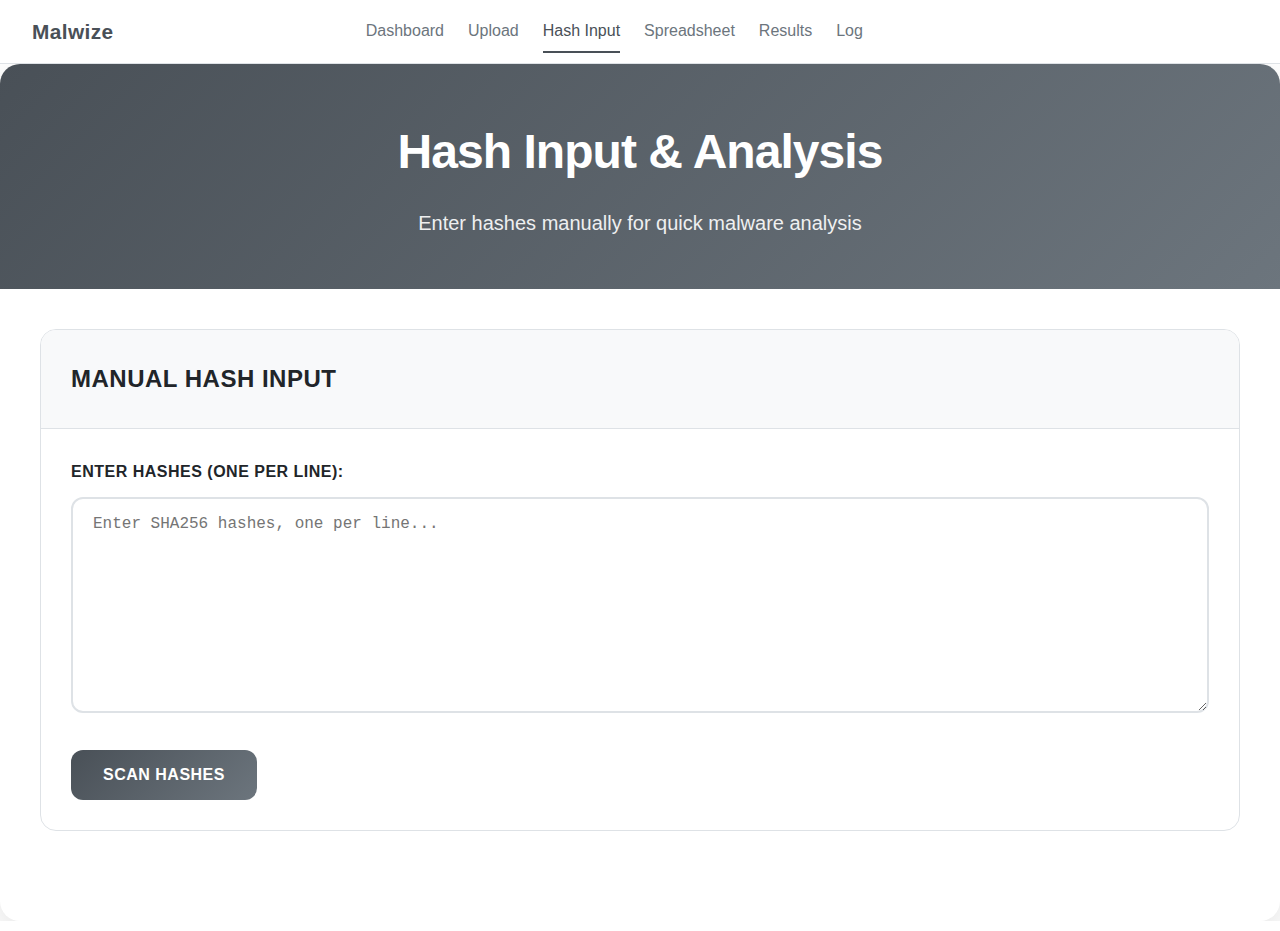
<file: pages/hash_input.html>
<!DOCTYPE html>
<html lang="en">
<head>
    <meta charset="UTF-8">
    <meta name="viewport" content="width=device-width, initial-scale=1.0">
    <title>Hash Input - Malwize</title>
    <link rel="stylesheet" href="style.css">
</head>
<body>
    <nav class="navbar">
        <div class="navbar-left">
            <span class="navbar-title">Malwize</span>
        </div>
        <div class="navbar-center">
            <a href="index.html" class="nav-link">Dashboard</a>
            <a href="upload.html" class="nav-link">Upload</a>
            <a href="hash_input.html" class="nav-link active">Hash Input</a>
            <a href="spreadsheet.html" class="nav-link">Spreadsheet</a>
            <a href="results.html" class="nav-link">Results</a>
            <a href="log.html" class="nav-link">Log</a>
        </div>
        <div class="navbar-right">
            <button class="theme-toggle" onclick="toggleTheme()">Toggle Theme</button>
        </div>
    </nav>
    <div class="container">
        <div class="header">
            <h1>Hash Input & Analysis</h1>
            <p>Enter hashes manually for quick malware analysis</p>
        </div>
        <div class="content">
                <div class="api-section">
                    <div class="section-header">Manual Hash Input</div>
                    <div class="section-content">
                        <div class="form-group">
                            <label for="hashInput">Enter Hashes (one per line):</label>
                            <textarea id="hashInput" class="form-control" rows="10" placeholder="Enter SHA256 hashes, one per line..."></textarea>
                        </div>
                        <button class="btn" onclick="scanHashes()">Scan Hashes</button>
                </div>
            </div>

            <div class="results-section" id="resultsSection" style="display: none;">
                <h2>Analysis Results</h2>
                <div id="resultsContent"></div>
                        </div>
                        </div>
                    </div>
    <script src="script.js?v=1.3"></script>
</body>
</html>
</file>
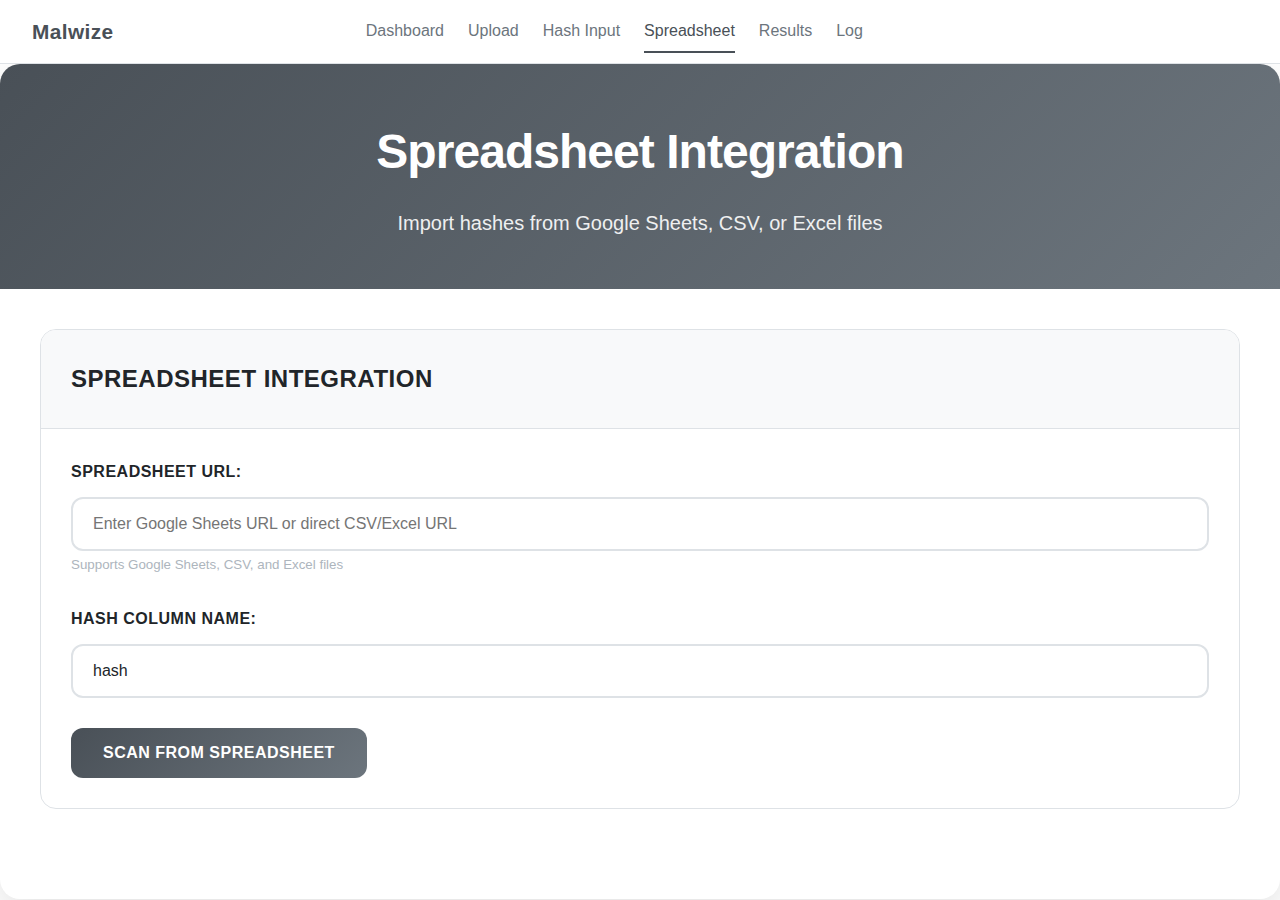
<file: pages/spreadsheet.html>
<!DOCTYPE html>
<html lang="en">
<head>
    <meta charset="UTF-8">
    <meta name="viewport" content="width=device-width, initial-scale=1.0">
    <title>Spreadsheet Integration - Malwize</title>
    <link rel="stylesheet" href="style.css">
</head>
<body>
    <nav class="navbar">
        <div class="navbar-left">
            <span class="navbar-title">Malwize</span>
        </div>
        <div class="navbar-center">
            <a href="index.html" class="nav-link">Dashboard</a>
            <a href="upload.html" class="nav-link">Upload</a>
            <a href="hash_input.html" class="nav-link">Hash Input</a>
            <a href="spreadsheet.html" class="nav-link active">Spreadsheet</a>
            <a href="results.html" class="nav-link">Results</a>
            <a href="log.html" class="nav-link">Log</a>
        </div>
        <div class="navbar-right">
            <button class="theme-toggle" onclick="toggleTheme()">Toggle Theme</button>
        </div>
    </nav>
    <div class="container">
        <div class="header">
            <h1>Spreadsheet Integration</h1>
            <p>Import hashes from Google Sheets, CSV, or Excel files</p>
        </div>
        <div class="content">
                <div class="api-section">
                    <div class="section-header">Spreadsheet Integration</div>
                    <div class="section-content">
                        <div class="form-group">
                            <label for="spreadsheetUrl">Spreadsheet URL:</label>
                            <input type="text" id="spreadsheetUrl" class="form-control" placeholder="Enter Google Sheets URL or direct CSV/Excel URL">
                            <small style="color: var(--text-muted);">Supports Google Sheets, CSV, and Excel files</small>
                        </div>
                        <div class="form-group">
                            <label for="spreadsheetColumn">Hash Column Name:</label>
                            <input type="text" id="spreadsheetColumn" class="form-control" value="hash" placeholder="Enter column name containing hashes">
                        </div>
                        <button class="btn" onclick="scanFromSpreadsheet()">Scan from Spreadsheet</button>
                </div>
            </div>

            <div class="results-section" id="resultsSection" style="display: none;">
                <h2>Analysis Results</h2>
                <div id="resultsContent"></div>
                            </div>
                        </div>
                                </div>
    <script src="script.js?v=1.3"></script>
    <script>
        // Spreadsheet scanning functionality
        function scanFromSpreadsheet() {
            const url = document.getElementById('spreadsheetUrl').value;
            const column = document.getElementById('spreadsheetColumn').value;
            
            if (!url) {
                showNotification('Please provide a spreadsheet URL', 'warning');
                return;
            }
            
            showNotification('Scanning from spreadsheet...', 'info');
            log('info', `Scanning from spreadsheet: ${url}`);
            
            // Simulate scanning process
            setTimeout(() => {
                showNotification('Spreadsheet scan completed!', 'success');
                log('success', 'Spreadsheet scan completed');
            }, 2000);
        }
    </script>
</body>
</html>
</file>
<file: pages/style.css>
/* Enhanced Malwize CSS - Fixed and Complete */
:root {
    /* Light Mode Colors */
    --bg-primary: #ffffff;
    --bg-secondary: #f8f9fa;
    --bg-tertiary: #e9ecef;
    --text-primary: #212529;
    --text-secondary: #6c757d;
    --text-muted: #adb5bd;
    --border-color: #dee2e6;
    --border-hover: #ced4da;
    --accent-color: #495057;
    --accent-hover: #343a40;
    --success-color: #198754;
    --error-color: #dc3545;
    --warning-color: #ffc107;
    --info-color: #0dcaf0;
    --shadow-light: rgba(0, 0, 0, 0.08);
    --shadow-medium: rgba(0, 0, 0, 0.12);
    --shadow-heavy: rgba(0, 0, 0, 0.16);
    --gradient-primary: linear-gradient(135deg, #495057 0%, #6c757d 100%);
    --gradient-secondary: linear-gradient(135deg, #6c757d 0%, #adb5bd 100%);
    --transition-fast: 0.2s ease;
    --transition-medium: 0.3s ease;
    --transition-slow: 0.5s ease;
}

[data-theme="dark"] {
    /* Dark Mode Colors */
    --bg-primary: #1a1a1a;
    --bg-secondary: #2d2d2d;
    --bg-tertiary: #404040;
    --text-primary: #ffffff;
    --text-secondary: #b0b0b0;
    --text-muted: #808080;
    --border-color: #404040;
    --border-hover: #505050;
    --accent-color: #e9ecef;
    --accent-hover: #ffffff;
    --success-color: #20c997;
    --error-color: #ff6b6b;
    --warning-color: #ffd93d;
    --info-color: #4ecdc4;
    --shadow-light: rgba(0, 0, 0, 0.3);
    --shadow-medium: rgba(0, 0, 0, 0.4);
    --shadow-heavy: rgba(0, 0, 0, 0.5);
    --gradient-primary: linear-gradient(135deg, #e9ecef 0%, #adb5bd 100%);
    --gradient-secondary: linear-gradient(135deg, #adb5bd 0%, #6c757d 100%);
}

* {
    margin: 0;
    padding: 0;
    box-sizing: border-box;
}

html, body {
    font-family: 'Inter', -apple-system, BlinkMacSystemFont, 'Segoe UI', Roboto, sans-serif;
    background: var(--bg-primary);
    color: var(--text-primary);
    min-height: 100vh;
    transition: background-color var(--transition-medium), color var(--transition-medium);
    font-size: 16px;
    line-height: 1.6;
}

.container {
    max-width: 1400px;
    margin: 0 auto;
    background: var(--bg-primary);
    border-radius: 20px;
    box-shadow: 0 12px 40px var(--shadow-medium);
    overflow: hidden;
    transition: all var(--transition-medium);
}

.header {
    background: var(--gradient-primary);
    color: var(--bg-primary);
    padding: 50px 40px;
    text-align: center;
    position: relative;
}

.header h1 {
    font-size: 3rem;
    font-weight: 700;
    margin-bottom: 16px;
    letter-spacing: -0.02em;
}

.header p {
    font-size: 1.25rem;
    opacity: 0.9;
    font-weight: 400;
    max-width: 600px;
    margin: 0 auto;
}

/* Navigation Bar */
.navbar {
    width: 100%;
    background: var(--bg-primary);
    border-bottom: 1px solid var(--border-color);
    display: flex;
    align-items: center;
    justify-content: space-between;
    padding: 0 32px;
    height: 64px;
    position: sticky;
    top: 0;
    z-index: 1000;
    transition: background var(--transition-medium), border-color var(--transition-medium);
}

.navbar-title {
    font-weight: 700;
    font-size: 1.3rem;
    letter-spacing: 0.02em;
    color: var(--accent-color);
}

.navbar-center {
    display: flex;
    gap: 24px;
}

.nav-link {
    text-decoration: none;
    color: var(--text-secondary);
    font-weight: 500;
    font-size: 1rem;
    padding: 8px 0;
    border-bottom: 2px solid transparent;
    transition: color var(--transition-fast), border-color var(--transition-fast);
}

.nav-link.active, .nav-link:hover {
    color: var(--accent-color);
    border-bottom: 2px solid var(--accent-color);
}

.theme-toggle {
    background: rgba(255, 255, 255, 0.15);
    border: 1px solid rgba(255, 255, 255, 0.25);
    color: var(--bg-primary);
    padding: 12px 20px;
    border-radius: 12px;
    cursor: pointer;
    font-size: 14px;
    font-weight: 600;
    transition: all var(--transition-fast);
    backdrop-filter: blur(10px);
    text-transform: uppercase;
    letter-spacing: 0.5px;
}

.theme-toggle:hover {
    background: rgba(255, 255, 255, 0.25);
    transform: translateY(-2px);
    box-shadow: 0 8px 25px rgba(0, 0, 0, 0.2);
}

.content {
    padding: 40px;
}

/* API Section Styles */
.api-section {
    margin-bottom: 50px;
    border: 1px solid var(--border-color);
    border-radius: 16px;
    overflow: hidden;
    background: var(--bg-primary);
    transition: all var(--transition-medium);
}

.api-section:hover {
    box-shadow: 0 8px 30px var(--shadow-light);
    transform: translateY(-3px);
}

.section-header {
    background: var(--bg-secondary);
    padding: 30px;
    border-bottom: 1px solid var(--border-color);
    font-size: 1.5rem;
    font-weight: 700;
    color: var(--text-primary);
    transition: all var(--transition-medium);
    text-transform: uppercase;
    letter-spacing: 0.5px;
}

.section-content {
    padding: 30px;
}

/* Form Styles */
.form-group {
    margin-bottom: 30px;
}

.form-group label {
    display: block;
    margin-bottom: 12px;
    font-weight: 600;
    color: var(--text-primary);
    font-size: 16px;
    text-transform: uppercase;
    letter-spacing: 0.5px;
}

.form-control, textarea {
    width: 100%;
    padding: 16px 20px;
    border: 2px solid var(--border-color);
    border-radius: 12px;
    font-size: 16px;
    background: var(--bg-primary);
    color: var(--text-primary);
    transition: all var(--transition-fast);
}

.form-control:focus, textarea:focus {
    outline: none;
    border-color: var(--accent-color);
    box-shadow: 0 0 0 4px rgba(73, 80, 87, 0.1);
}

/* Button Styles */
.btn {
    background: var(--gradient-primary);
    color: var(--bg-primary);
    border: none;
    padding: 16px 32px;
    border-radius: 12px;
    cursor: pointer;
    font-size: 16px;
    font-weight: 600;
    transition: all var(--transition-fast);
    text-transform: uppercase;
    letter-spacing: 0.5px;
    margin-right: 10px;
}

.btn:hover {
    transform: translateY(-3px);
    box-shadow: 0 12px 35px var(--shadow-medium);
}

.btn:active {
    transform: translateY(-1px);
}

.btn:disabled {
    opacity: 0.6;
    cursor: not-allowed;
    transform: none;
}

.btn-secondary {
    background: var(--gradient-secondary);
}

.btn-success {
    background: linear-gradient(135deg, var(--success-color) 0%, #20c997 100%);
}

.btn-danger {
    background: linear-gradient(135deg, var(--error-color) 0%, #ff6b6b 100%);
}

/* File Upload Styles */
.file-upload {
    border: 3px dashed var(--border-color);
    border-radius: 16px;
    padding: 80px 40px;
    text-align: center;
    transition: all var(--transition-medium);
    cursor: pointer;
    background: var(--bg-secondary);
}

.file-upload:hover {
    border-color: var(--accent-color);
    background: var(--bg-tertiary);
    transform: translateY(-3px);
}

.file-upload.dragover {
    border-color: var(--accent-color);
    background: var(--bg-tertiary);
    transform: scale(1.02);
}

/* Progress Bar */
.progress-bar {
    width: 100%;
    height: 12px;
    background: var(--bg-tertiary);
    border-radius: 6px;
    overflow: hidden;
    margin: 20px 0;
}

.progress-fill {
    height: 100%;
    background: var(--gradient-primary);
    width: 0%;
    transition: width var(--transition-medium);
}

.progress-bar-small {
    width: 100%;
    height: 8px;
    background: var(--bg-tertiary);
    border-radius: 4px;
    overflow: hidden;
    margin: 12px 0;
}

.progress-fill-small {
    height: 100%;
    background: var(--gradient-primary);
    transition: width var(--transition-medium);
}

/* Sample Data Styles */
.sample-data {
    background: var(--bg-secondary);
    border: 1px solid var(--border-color);
    border-radius: 16px;
    padding: 25px;
    margin-bottom: 30px;
}

.sample-data h4 {
    margin-bottom: 20px;
    color: var(--text-primary);
    font-weight: 700;
    font-size: 1.25rem;
}

.sample-hash {
    font-family: 'SF Mono', 'Monaco', 'Inconsolata', 'Roboto Mono', monospace;
    background: var(--bg-tertiary);
    color: var(--text-primary);
    padding: 16px;
    border-radius: 8px;
    margin: 12px 0;
    word-break: break-all;
    border: 1px solid var(--border-color);
    font-size: 14px;
}

/* API Status Styles */
.api-status {
    display: grid;
    grid-template-columns: repeat(auto-fit, minmax(250px, 1fr));
    gap: 25px;
    margin-bottom: 40px;
}

.status-card {
    background: var(--bg-primary);
    border: 1px solid var(--border-color);
    border-radius: 16px;
    padding: 25px;
    text-align: center;
    transition: all var(--transition-medium);
}

.status-card:hover {
    transform: translateY(-3px);
    box-shadow: 0 8px 30px var(--shadow-light);
}

.status-card.active {
    border-color: var(--success-color);
    background: var(--bg-secondary);
}

.status-card.inactive {
    border-color: var(--error-color);
    background: var(--bg-secondary);
}

.status-icon {
    font-size: 2.5rem;
    margin-bottom: 16px;
    font-weight: 300;
}

.status-icon.success {
    color: var(--success-color);
}

.status-icon.error {
    color: var(--error-color);
}

.status-icon.warning {
    color: var(--warning-color);
}

/* Log Section */
.log-section {
    background: var(--bg-secondary);
    color: var(--text-primary);
    padding: 30px;
    border-radius: 16px;
    font-family: 'SF Mono', 'Monaco', 'Inconsolata', 'Roboto Mono', monospace;
    font-size: 14px;
    max-height: 400px;
    overflow-y: auto;
    margin-top: 25px;
    border: 1px solid var(--border-color);
}

.log-entry {
    margin-bottom: 12px;
    padding: 12px 16px;
    border-radius: 8px;
    transition: all var(--transition-fast);
}

.log-entry:hover {
    background: var(--bg-tertiary);
}

.log-info {
    background: rgba(13, 202, 240, 0.1);
    border-left: 4px solid var(--info-color);
}

.log-success {
    background: rgba(32, 201, 151, 0.1);
    border-left: 4px solid var(--success-color);
}

.log-error {
    background: rgba(255, 107, 107, 0.1);
    border-left: 4px solid var(--error-color);
}

.log-warning {
    background: rgba(255, 217, 61, 0.1);
    border-left: 4px solid var(--warning-color);
}

/* Results and Analytics */
.results-header {
    display: flex;
    justify-content: space-between;
    align-items: center;
    margin-bottom: 30px;
    flex-wrap: wrap;
    gap: 20px;
}

.results-header h3 {
    font-size: 2rem;
    font-weight: 700;
    color: var(--text-primary);
}

.analytics-grid {
    display: grid;
    grid-template-columns: repeat(auto-fit, minmax(450px, 1fr));
    gap: 35px;
    margin-bottom: 40px;
}

.analytics-card {
    background: var(--bg-primary);
    border: 1px solid var(--border-color);
    border-radius: 16px;
    padding: 35px;
    box-shadow: 0 8px 30px var(--shadow-light);
    transition: all var(--transition-medium);
    min-height: 500px;
}

.analytics-card:hover {
    transform: translateY(-5px);
    box-shadow: 0 15px 40px var(--shadow-medium);
}

.analytics-card h4 {
    margin: 0 0 25px 0;
    color: var(--text-primary);
    font-size: 1.25rem;
    font-weight: 700;
    text-transform: uppercase;
    letter-spacing: 0.5px;
}

/* Results Table */
.results-table {
    width: 100%;
    border-collapse: collapse;
    background: var(--bg-primary);
    border-radius: 16px;
    overflow: hidden;
    box-shadow: 0 8px 30px var(--shadow-light);
    transition: all var(--transition-medium);
}

.results-table th,
.results-table td {
    padding: 20px;
    text-align: left;
    border-bottom: 1px solid var(--border-color);
    transition: all var(--transition-fast);
}

.results-table th {
    background: var(--bg-secondary);
    font-weight: 700;
    color: var(--text-primary);
    text-transform: uppercase;
    letter-spacing: 0.5px;
    font-size: 14px;
}

.results-table tr:hover {
    background: var(--bg-secondary);
    transform: scale(1.01);
}

/* Status Badges */
.status-badge {
    padding: 8px 16px;
    border-radius: 8px;
    font-size: 12px;
    font-weight: 700;
    text-transform: uppercase;
    letter-spacing: 0.5px;
}

.status-success {
    background: var(--success-color);
    color: white;
}

.status-error {
    background: var(--error-color);
    color: white;
}

.status-warning {
    background: var(--warning-color);
    color: var(--text-primary);
}

/* Risk Indicators */
.risk-indicator {
    display: inline-block;
    padding: 8px 16px;
    border-radius: 8px;
    font-size: 12px;
    font-weight: 700;
    text-transform: uppercase;
    letter-spacing: 0.5px;
}

.risk-high {
    background: var(--error-color);
    color: white;
}

.risk-medium {
    background: var(--warning-color);
    color: var(--text-primary);
}

.risk-low {
    background: var(--success-color);
    color: white;
}

/* Statistics Items */
.stat-item {
    display: flex;
    justify-content: space-between;
    align-items: flex-start;
    padding: 16px 0;
    border-bottom: 1px solid var(--border-color);
    transition: all var(--transition-fast);
    gap: 16px;
}

.stat-item:hover {
    background: var(--bg-secondary);
    margin: 0 -30px;
    padding: 16px 30px;
}

.stat-item:last-child {
    border-bottom: none;
}

.stat-label {
    font-size: 1rem;
    opacity: 0.95;
    color: var(--accent-color) !important;
    font-weight: 600;
    letter-spacing: 0.5px;
    flex-shrink: 0;
    min-width: 120px;
}

.stat-value {
    font-weight: 700;
    color: var(--text-primary);
    font-size: 16px;
    text-align: right;
    max-width: 60%;
    word-wrap: break-word;
    line-height: 1.4;
}

.stat-value.high {
    color: var(--error-color);
}

.stat-value.medium {
    color: var(--warning-color);
}

.stat-value.low {
    color: var(--success-color);
}

.stat-item.recommendation {
    display: block;
    flex-direction: column !important;
    align-items: flex-start !important;
    gap: 0;
    margin-bottom: 8px;
}

.stat-item.recommendation .stat-label {
    text-align: left;
    font-size: 0.95rem;
    font-weight: 600;
    letter-spacing: 0.5px;
    margin-bottom: 2px;
    min-width: 0;
}

.stat-value.recommendation {
    text-align: left;
    font-size: 1rem;
    font-weight: 400;
    max-width: none;
    width: 100%;
    line-height: 1.4;
    word-break: break-word;
    hyphens: auto;
    overflow-wrap: break-word;
    margin: 0;
    padding: 0;
    background: none;
    box-shadow: none;
    display: block;
}

/* Chart Container */
.chart-container {
    position: relative;
    height: 350px;
    margin: 25px 0;
    background: var(--bg-secondary);
    border-radius: 16px;
    display: flex;
    align-items: center;
    justify-content: center;
    color: var(--text-secondary);
    font-style: italic;
    transition: all var(--transition-medium);
    border: 1px solid var(--border-color);
    padding: 20px;
}

/* Responsive Design */
@media (max-width: 768px) {
    body {
        padding: 10px;
        font-size: 14px;
    }

    .container {
        margin: 10px;
        border-radius: 16px;
    }

    .header {
        padding: 40px 20px;
    }

    .header h1 {
        font-size: 2rem;
    }

    .header p {
        font-size: 1rem;
    }

    .content {
        padding: 20px;
    }

    .section-header {
        font-size: 1.25rem;
        padding: 20px;
    }

    .section-content {
        padding: 20px;
    }

    .api-status {
        grid-template-columns: 1fr;
    }

    .analytics-grid {
        grid-template-columns: 1fr;
    }

    .results-header {
        flex-direction: column;
        align-items: stretch;
    }

    .results-header h3 {
        font-size: 1.5rem;
    }

    .results-table {
        font-size: 12px;
    }

    .results-table th,
    .results-table td {
        padding: 12px;
    }

    .analytics-card {
        padding: 20px;
    }

    .chart-container {
        height: 250px;
    }
    
    .stat-value {
        font-size: 14px;
        max-width: 50%;
    }
    
    .stat-value.recommendation {
        font-size: 12px;
        max-width: 60%;
        line-height: 1.2;
        word-break: break-word;
        hyphens: auto;
    }
}

@media (max-width: 480px) {
    .header {
        padding: 30px 15px;
    }

    .header h1 {
        font-size: 1.75rem;
    }

    .section-content {
        padding: 15px;
    }

    .file-upload {
        padding: 60px 20px;
    }

    .btn {
        width: 100%;
        margin-bottom: 10px;
    }

    .analytics-card {
        padding: 15px;
    }

    .chart-container {
        height: 200px;
    }
    
    .stat-value {
        font-size: 12px;
        max-width: 45%;
    }
    
    .stat-value.recommendation {
        font-size: 0.95rem;
    }
}

@media (max-width: 360px) {
    .stat-item {
        flex-direction: column;
        align-items: flex-start;
        gap: 8px;
    }
    
    .stat-label {
        min-width: auto;
        font-size: 0.9rem;
    }
    
    .stat-value {
        font-size: 11px;
        max-width: 100%;
        text-align: left;
    }
    
    .stat-value.recommendation {
        font-size: 10px;
        max-width: 100%;
        line-height: 1.2;
    }
}

/* Smooth scrolling */
html {
    scroll-behavior: smooth;
}

/* Custom scrollbar */
::-webkit-scrollbar {
    width: 10px;
}

::-webkit-scrollbar-track {
    background: var(--bg-secondary);
}

::-webkit-scrollbar-thumb {
    background: var(--border-color);
    border-radius: 5px;
}

::-webkit-scrollbar-thumb:hover {
    background: var(--border-hover);
}

/* Animation for pulse effect */
@keyframes pulse {
    0% { transform: scale(1); }
    50% { transform: scale(1.05); }
    100% { transform: scale(1); }
}

/* Hide elements by default */
#resultsTable, #resultsSummary, #analyticsDashboard {
    max-width: 100%;
    margin: 0 auto 24px auto;
    overflow-x: auto;
    box-sizing: border-box;
}

/* Prevent table from overflowing */
.results-table {
    width: 100%;
    max-width: 100%;
    table-layout: auto;
    overflow-x: auto;
    display: block;
}

@media (max-width: 768px) {
    #resultsTable, #resultsSummary, #analyticsDashboard {
        padding: 0 4px;
    }
    
    .results-table th, .results-table td {
        padding: 8px;
        font-size: 12px;
    }
    
    .log-section {
        padding: 10px;
        font-size: 12px;
    }
} 

/* Force vertical stack and left alignment for recommendation stat */
.stat-item.recommendation {
    display: block !important;
    width: 100%;
    margin-bottom: 12px;
}

.stat-item.recommendation .stat-label,
.stat-item.recommendation .stat-value.recommendation {
    display: block !important;
    text-align: left !important;
    font-weight: 400 !important;
    font-size: 1rem !important;
    margin: 0 0 2px 0 !important;
    padding: 0 !important;
    max-width: 100% !important;
    width: 100% !important;
    background: none !important;
    box-shadow: none !important;
    border: none !important;
    word-break: break-word !important;
    hyphens: auto !important;
    overflow-wrap: break-word !important;
    line-height: 1.5 !important;
}

.stat-item.recommendation .stat-label {
    font-weight: 600 !important;
    font-size: 0.95rem !important;
    opacity: 0.9;
    margin-bottom: 2px !important;
}

@media (max-width: 600px) {
    .stat-item.recommendation .stat-value.recommendation {
        font-size: 0.95rem !important;
    }
}
@media (max-width: 400px) {
    .stat-item.recommendation .stat-value.recommendation {
        font-size: 0.85rem !important;
    }
}
</file>
